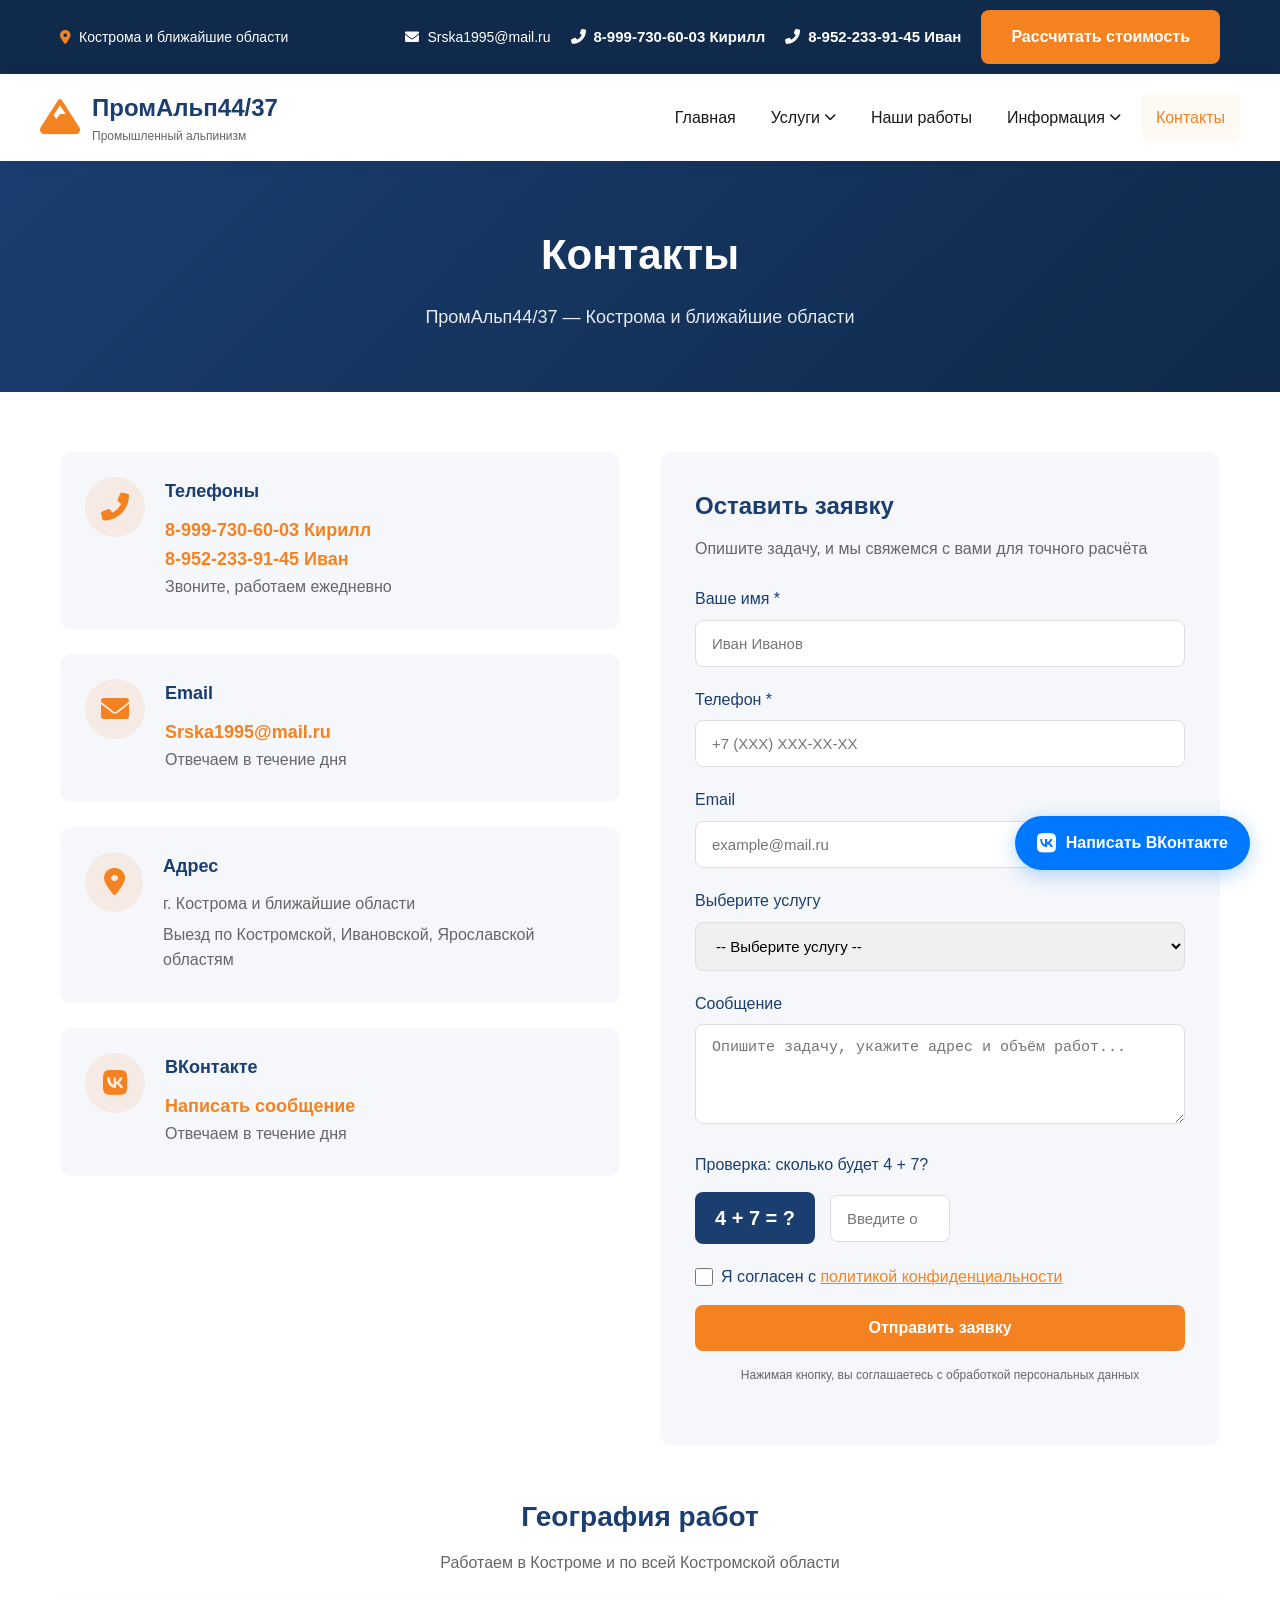
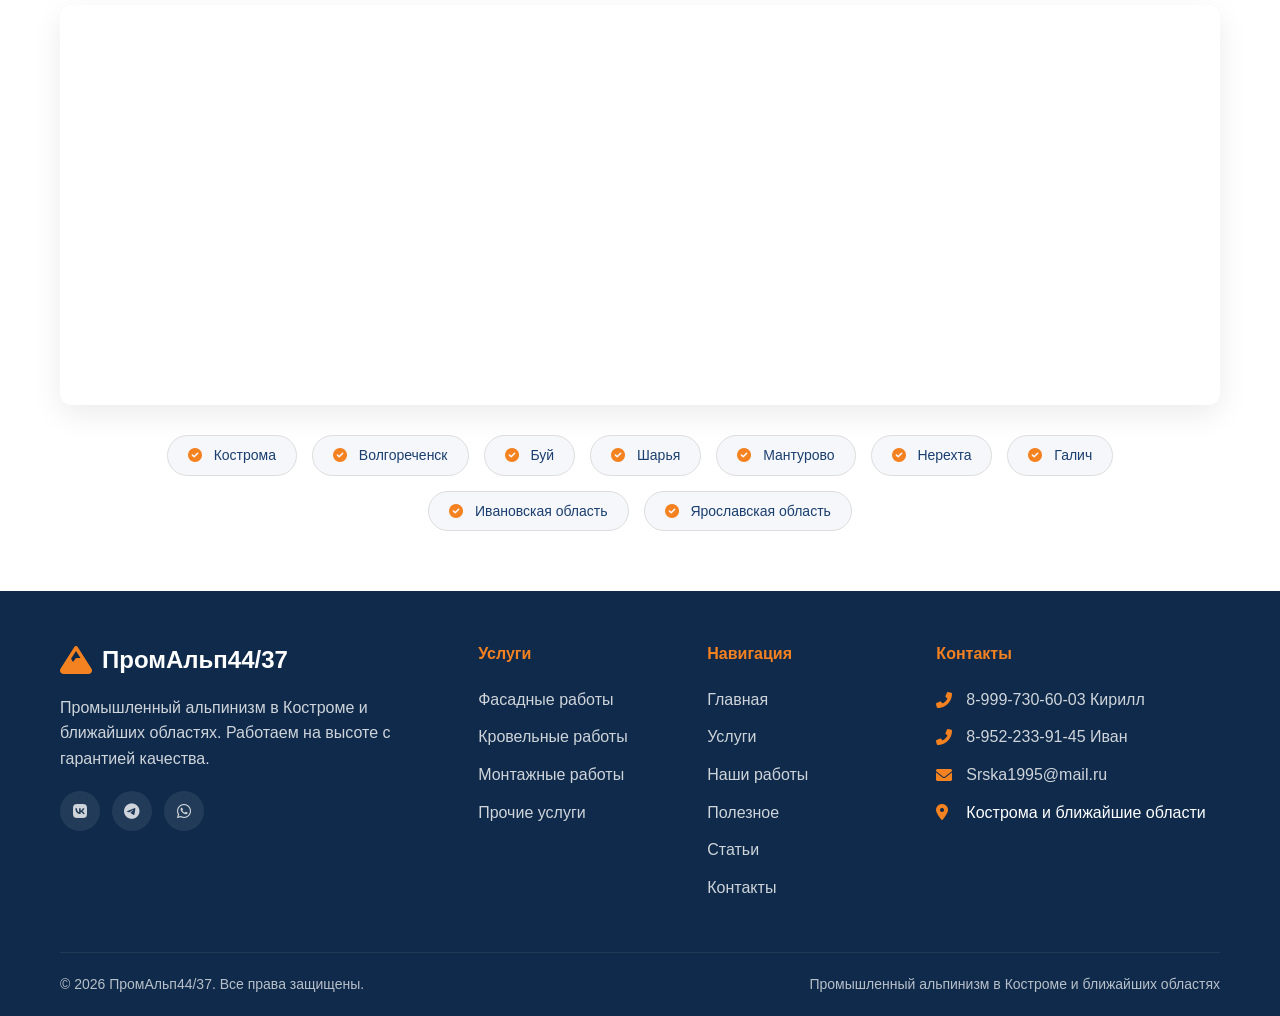
<file: contacts.html>
<!DOCTYPE html>
<html lang="ru">
<head>
    <meta charset="UTF-8">
    <meta name="viewport" content="width=device-width, initial-scale=1.0">
    <title>Контакты — ПромАльп44/37</title>
    <meta name="description" content="Контакты промышленных альпинистов в Костроме. Звоните 8-999-730-60-03, 8-952-233-91-45. Выезд по Костромской, Ивановской, Ярославской областям.">
    <link rel="icon" href="data:image/svg+xml,%3Csvg xmlns='http://www.w3.org/2000/svg' viewBox='0 0 100 100'%3E%3Ctext y='.9em' font-size='85'%3E🏔️%3C/text%3E%3C/svg%3E">
    <link rel="stylesheet" href="style.css">
    <link rel="stylesheet" href="https://cdnjs.cloudflare.com/ajax/libs/font-awesome/6.0.0/css/all.min.css">
    <script src="https://api-maps.yandex.ru/2.1/?apikey=ВАШ_API_КЛЮЧ&lang=ru_RU" type="text/javascript"></script>
    <style>
        .page-header { background: linear-gradient(135deg, var(--primary) 0%, var(--primary-dark) 100%); color: var(--white); padding: 60px 0; text-align: center; }
        .page-header h1 { font-size: 42px; margin-bottom: 15px; }
        .page-header p { font-size: 18px; opacity: 0.9; }
        .contacts-page { padding: 60px 0; background: var(--white); }
        .contacts-grid { display: grid; grid-template-columns: 1fr 1fr; gap: 40px; margin-bottom: 50px; }
        .contact-info { display: flex; flex-direction: column; gap: 25px; }
        .contact-card { display: flex; gap: 20px; padding: 25px; background: var(--light); border-radius: var(--border-radius); transition: transform 0.3s, box-shadow 0.3s; }
        .contact-card:hover { transform: translateY(-3px); box-shadow: var(--shadow); }
        .contact-card__icon { width: 60px; height: 60px; background: rgba(245, 130, 32, 0.1); border-radius: 50%; display: flex; align-items: center; justify-content: center; }
        .contact-card__icon i { font-size: 28px; color: var(--secondary); }
        .contact-card__content h3 { font-size: 18px; color: var(--primary); margin-bottom: 10px; }
        .contact-card__content p { color: var(--gray); margin-bottom: 5px; }
        .contact-card__content a { color: var(--secondary); text-decoration: none; font-weight: 600; font-size: 18px; }
        .contact-card__content a:hover { text-decoration: underline; }
        .contact-form { background: var(--light); padding: 35px; border-radius: var(--border-radius); }
        .contact-form h2 { font-size: 24px; color: var(--primary); margin-bottom: 10px; }
        .contact-form p { color: var(--gray); margin-bottom: 25px; }
        .contact-form .form-group { margin-bottom: 20px; }
        .contact-form label { display: block; margin-bottom: 8px; font-weight: 500; color: var(--primary); }
        .contact-form textarea { resize: vertical; min-height: 100px; }
        .map-section { margin-top: 30px; }
        .map-section h2 { font-size: 28px; color: var(--primary); margin-bottom: 10px; text-align: center; }
        .map-section p { text-align: center; color: var(--gray); margin-bottom: 30px; }
        .map-container { border-radius: var(--border-radius); overflow: hidden; box-shadow: var(--shadow); height: 400px; }
        #yandex-map { width: 100%; height: 100%; }
        .regions-list { display: flex; flex-wrap: wrap; justify-content: center; gap: 15px; margin-top: 30px; }
        .region-tag { background: var(--light); padding: 8px 20px; border-radius: 30px; font-size: 14px; color: var(--primary); border: 1px solid #ddd; }
        .region-tag i { color: var(--secondary); margin-right: 8px; }
        .form-checkbox { display: flex; align-items: center; margin: 15px 0; }
        .form-checkbox input[type="checkbox"] { width: 18px; height: 18px; cursor: pointer; accent-color: var(--secondary); }
        .form-checkbox label { margin-bottom: 0 !important; font-weight: normal !important; cursor: pointer; }
        .captcha-group { display: flex; align-items: center; gap: 15px; margin: 15px 0; }
        .captcha-question { background: var(--primary); color: var(--white); padding: 10px 20px; border-radius: 8px; font-size: 20px; font-weight: 700; min-width: 100px; text-align: center; }
        .captcha-group input { width: 120px; }
        .modal { display: none; position: fixed; top: 0; left: 0; width: 100%; height: 100%; background: rgba(0,0,0,0.7); z-index: 9999; align-items: center; justify-content: center; padding: 20px; }
        .modal.active { display: flex; }
        .modal-content { background: var(--white); border-radius: var(--border-radius); max-width: 700px; width: 100%; max-height: 80vh; overflow-y: auto; box-shadow: 0 20px 40px rgba(0,0,0,0.3); }
        .modal-header { padding: 25px 30px; border-bottom: 1px solid #eee; display: flex; align-items: center; justify-content: space-between; position: sticky; top: 0; background: var(--white); z-index: 10; }
        .modal-header h2 { font-size: 24px; color: var(--primary); margin: 0; }
        .modal-close { width: 40px; height: 40px; border-radius: 50%; background: var(--light); border: none; font-size: 20px; cursor: pointer; display: flex; align-items: center; justify-content: center; color: var(--gray); transition: all 0.3s; }
        .modal-close:hover { background: var(--secondary); color: var(--white); }
        .modal-body { padding: 30px; }
        .modal-body h3 { color: var(--primary); margin: 25px 0 15px; font-size: 18px; }
        .modal-body h3:first-of-type { margin-top: 0; }
        .modal-body p { color: var(--gray); line-height: 1.7; margin-bottom: 15px; font-size: 14px; }
        .modal-body ul { margin: 10px 0 15px 20px; color: var(--gray); }
        .modal-body li { margin-bottom: 5px; }
        @media (max-width: 768px) { .contacts-grid { grid-template-columns: 1fr; } .page-header h1 { font-size: 32px; } .modal-content { max-width: 95%; } .captcha-group { flex-wrap: wrap; } }
    </style>
</head>
<body>
    <div class="top-bar">
        <div class="container top-bar__container">
            <div class="top-bar__left"><span><i class="fas fa-map-marker-alt"></i> Кострома и ближайшие области</span></div>
            <div class="top-bar__right">
                <a href="mailto:Srska1995@mail.ru"><i class="fas fa-envelope"></i> Srska1995@mail.ru</a>
                <div class="top-bar__phones">
                    <a href="tel:+79997306003"><i class="fas fa-phone-alt"></i> 8-999-730-60-03 Кирилл</a>
                    <a href="tel:+79522339145"><i class="fas fa-phone-alt"></i> 8-952-233-91-45 Иван</a>
                </div>
                <a href="contacts.html" class="btn btn-small">Рассчитать стоимость</a>
            </div>
        </div>
    </div>

    <header class="header">
        <div class="container header__container">
            <a href="index.html" class="logo"><i class="fas fa-mountain"></i><div class="logo__text"><span class="logo__title">ПромАльп44/37</span><span class="logo__subtitle">Промышленный альпинизм</span></div></a>
            <nav class="nav">
                <button class="mobile-toggle" id="mobile-toggle"><i class="fas fa-bars"></i></button>
                <ul class="nav-menu" id="nav-menu">
                    <li class="nav-item"><a href="index.html" class="nav-link">Главная</a></li>
                    <li class="nav-item dropdown">
                        <a href="services.html" class="nav-link">Услуги <i class="fas fa-chevron-down"></i></a>
                        <div class="mega-menu mega-menu--services">
                            <div class="container mega-menu__container" style="grid-template-columns: repeat(2, 1fr); max-width: 550px; gap: 20px;">
                                <div class="mega-menu__column">
                                    <h4><i class="fas fa-building"></i> Фасадные работы</h4><ul><li><a href="services.html?tab=facade">Утепление фасада</a></li><li><a href="services.html?tab=facade">Герметизация швов</a></li><li><a href="services.html?tab=facade">Покраска фасада</a></li><li><a href="services.html?tab=facade">Мойка окон</a></li><li><a href="services.html?tab=facade">Мойка фасада</a></li></ul>
                                    <h4 style="margin-top: 20px;"><i class="fas fa-home"></i> Кровельные работы</h4><ul><li><a href="services.html?tab=roof">Чистка снега</a></li><li><a href="services.html?tab=roof">Удаление наледи</a></li><li><a href="services.html?tab=roof">Удаление сосулек</a></li><li><a href="services.html?tab=roof">Монтаж водостоков</a></li><li><a href="services.html?tab=roof">Снегозадержатели</a></li></ul>
                                </div>
                                <div class="mega-menu__column">
                                    <h4><i class="fas fa-tools"></i> Монтажные работы</h4><ul><li><a href="services.html?tab=mount">Монтаж кондиционеров</a></li><li><a href="services.html?tab=mount">Монтаж рекламы</a></li></ul>
                                    <h4 style="margin-top: 20px;"><i class="fas fa-tree"></i> Прочие услуги</h4><ul><li><a href="services.html?tab=other">Демонтажные работы</a></li><li><a href="services.html?tab=other">Спил деревьев</a></li></ul>
                                </div>
                            </div>
                        </div>
                    </li>
                    <li class="nav-item"><a href="portfolio.html" class="nav-link">Наши работы</a></li>
                    <li class="nav-item dropdown">
                        <a href="#" class="nav-link">Информация <i class="fas fa-chevron-down"></i></a>
                        <div class="mega-menu mega-menu--info">
                            <div class="container mega-menu__container" style="grid-template-columns: repeat(2, 1fr); max-width: 500px;">
                                <div class="mega-menu__column"><h4><i class="fas fa-toolbox"></i> Полезное</h4><ul><li><a href="useful.html">Снаряжение</a></li><li><a href="useful.html#calculator">Калькулятор</a></li></ul></div>
                                <div class="mega-menu__column"><h4><i class="fas fa-book-open"></i> Статьи</h4><ul><li><a href="articles.html">Все статьи</a></li><li><a href="articles.html?page=1">Технологии</a></li><li><a href="articles.html?page=2">Безопасность</a></li><li><a href="articles.html?page=3">Советы</a></li></ul></div>
                            </div>
                        </div>
                    </li>
                    <li class="nav-item"><a href="contacts.html" class="nav-link active">Контакты</a></li>
                </ul>
            </nav>
        </div>
    </header>

    <section class="page-header"><div class="container"><h1>Контакты</h1><p>ПромАльп44/37 — Кострома и ближайшие области</p></div></section>

    <section class="contacts-page">
        <div class="container">
            <div class="contacts-grid">
                <div class="contact-info">
                    <div class="contact-card">
                        <div class="contact-card__icon"><i class="fas fa-phone-alt"></i></div>
                        <div class="contact-card__content">
                            <h3>Телефоны</h3>
                            <a href="tel:+79997306003">8-999-730-60-03 Кирилл</a><br>
                            <a href="tel:+79522339145">8-952-233-91-45 Иван</a>
                            <p>Звоните, работаем ежедневно</p>
                        </div>
                    </div>
                    <div class="contact-card"><div class="contact-card__icon"><i class="fas fa-envelope"></i></div><div class="contact-card__content"><h3>Email</h3><a href="mailto:Srska1995@mail.ru">Srska1995@mail.ru</a><p>Отвечаем в течение дня</p></div></div>
                    <div class="contact-card"><div class="contact-card__icon"><i class="fas fa-map-marker-alt"></i></div><div class="contact-card__content"><h3>Адрес</h3><p>г. Кострома и ближайшие области</p><p>Выезд по Костромской, Ивановской, Ярославской областям</p></div></div>
                    <div class="contact-card"><div class="contact-card__icon"><i class="fab fa-vk"></i></div><div class="contact-card__content"><h3>ВКонтакте</h3><a href="https://vk.com/write-12345678" target="_blank">Написать сообщение</a><p>Отвечаем в течение дня</p></div></div>
                </div>
                <div class="contact-form">
                    <h2>Оставить заявку</h2><p>Опишите задачу, и мы свяжемся с вами для точного расчёта</p>
                    <form id="contact-form-page" action="https://api.web3forms.com/submit" method="POST" onsubmit="return validateCaptcha()">
                        <input type="hidden" name="access_key" value="3f8d545c-d4f6-426c-aa5b-d2775e66eeb9">

                        <div class="form-group">
                            <label>Ваше имя *</label>
                            <input type="text" name="name" class="form-control" placeholder="Иван Иванов" required>
                        </div>
                        <div class="form-group">
                            <label>Телефон *</label>
                            <input type="tel" name="phone" class="form-control" placeholder="+7 (XXX) XXX-XX-XX" required>
                        </div>
                        <div class="form-group">
                            <label>Email</label>
                            <input type="email" name="email" class="form-control" placeholder="example@mail.ru">
                        </div>
                        <div class="form-group">
                            <label>Выберите услугу</label>
                            <select name="service" class="form-control" id="service-select-form"></select>
                        </div>
                        <div class="form-group">
                            <label>Сообщение</label>
                            <textarea name="message" class="form-control" placeholder="Опишите задачу, укажите адрес и объём работ..."></textarea>
                        </div>

                        <div class="form-group">
                            <label>Проверка: сколько будет <span id="captcha-num1">0</span> + <span id="captcha-num2">0</span>?</label>
                            <div class="captcha-group">
                                <span class="captcha-question" id="captcha-question">0 + 0 = ?</span>
                                <input type="number" id="captcha-answer" class="form-control" placeholder="Введите ответ" required>
                            </div>
                            <input type="hidden" id="captcha-result" value="0">
                        </div>

                        <div class="form-checkbox">
                            <input type="checkbox" id="privacy-agree" name="privacy-agree" required>
                            <label for="privacy-agree" style="display: inline; margin-left: 8px;">
                                Я согласен с <a href="#" onclick="openPrivacyModal(); return false;" style="color: var(--secondary);">политикой конфиденциальности</a>
                            </label>
                        </div>

                        <button type="submit" class="btn btn-primary btn-block">Отправить заявку</button>
                        <p class="form-note">Нажимая кнопку, вы соглашаетесь с обработкой персональных данных</p>
                    </form>
                </div>
            </div>
            <div class="map-section">
                <h2>География работ</h2><p>Работаем в Костроме и по всей Костромской области</p>
                <div class="map-container"><div id="yandex-map"></div></div>
                <div class="regions-list">
                    <span class="region-tag"><i class="fas fa-check-circle"></i> Кострома</span>
                    <span class="region-tag"><i class="fas fa-check-circle"></i> Волгореченск</span>
                    <span class="region-tag"><i class="fas fa-check-circle"></i> Буй</span>
                    <span class="region-tag"><i class="fas fa-check-circle"></i> Шарья</span>
                    <span class="region-tag"><i class="fas fa-check-circle"></i> Мантурово</span>
                    <span class="region-tag"><i class="fas fa-check-circle"></i> Нерехта</span>
                    <span class="region-tag"><i class="fas fa-check-circle"></i> Галич</span>
                    <span class="region-tag"><i class="fas fa-check-circle"></i> Ивановская область</span>
                    <span class="region-tag"><i class="fas fa-check-circle"></i> Ярославская область</span>
                </div>
            </div>
        </div>
    </section>

    <!-- Модальное окно политики конфиденциальности -->
    <div class="modal" id="privacy-modal">
        <div class="modal-content">
            <div class="modal-header">
                <h2>Политика конфиденциальности</h2>
                <button class="modal-close" onclick="closePrivacyModal()">&times;</button>
            </div>
            <div class="modal-body">
                <h3>1. Общие положения</h3>
                <p>1.1. Настоящая Политика конфиденциальности персональных данных (далее — Политика) разработана в соответствии с требованиями Федерального закона от 27.07.2006 № 152-ФЗ «О персональных данных» и определяет порядок обработки персональных данных и меры по обеспечению безопасности персональных данных, предпринимаемые Индивидуальным предпринимателем <strong>Белов Иван Андреевич</strong> (ИНН <strong>441501715907</strong>, ОГРНИП <strong>324440000014846</strong>), осуществляющим деятельность под коммерческим обозначением «ПромАльп44/37» (далее — Оператор).</p>
                <p>1.2. Оператор ставит своей важнейшей целью и условием осуществления своей деятельности соблюдение прав и свобод человека и гражданина при обработке его персональных данных, в том числе защиты прав на неприкосновенность частной жизни, личную и семейную тайну.</p>
                <p>1.3. Настоящая Политика применяется ко всей информации, которую Оператор может получить о посетителях веб-сайта <strong>https://промальп4437.рф</strong>.</p>

                <h3>2. Основные понятия</h3>
                <p>2.1. Персональные данные — любая информация, относящаяся к прямо или косвенно определенному или определяемому физическому лицу (субъекту персональных данных).</p>
                <p>2.2. Обработка персональных данных — любое действие (операция) или совокупность действий (операций) с персональными данными.</p>
                <p>2.3. Оператор — Индивидуальный предприниматель <strong>Белоа Иван Андреевич</strong> (ИНН <strong>441501715907</strong>, ОГРНИП <strong>324440000014846</strong>), осуществляющий деятельность под коммерческим обозначением «ПромАльп44/37», самостоятельно или совместно с другими лицами организующий обработку персональных данных.</p>

                <h3>3. Какие данные мы собираем</h3>
                <p>3.1. Мы собираем только те персональные данные, которые вы добровольно предоставляете при заполнении формы обратной связи на сайте:</p>
                <ul><li>Имя;</li><li>Номер телефона;</li><li>Адрес электронной почты (при указании);</li><li>Содержание сообщения.</li></ul>
                <p>3.2. Также на сайте происходит сбор и обработка обезличенных данных о посетителях (в т.ч. файлов «cookie») с помощью сервисов интернет-статистики.</p>

                <h3>4. Цели обработки персональных данных</h3>
                <p>4.1. Цель обработки персональных данных Пользователя:</p>
                <ul><li>Обратная связь с Пользователем по поводу оставленной заявки;</li><li>Расчёт стоимости работ и информирование об услугах компании;</li><li>Направление уведомлений, касающихся предоставляемых услуг.</li></ul>

                <h3>5. Правовые основания обработки</h3>
                <p>5.1. Оператор обрабатывает персональные данные Пользователя только в случае их заполнения и/или отправки Пользователем самостоятельно через специальные формы, расположенные на сайте. Заполняя соответствующие формы и/или отправляя свои персональные данные Оператору, Пользователь выражает свое согласие с данной Политикой.</p>

                <h3>6. Порядок сбора, хранения и передачи данных</h3>
                <p>6.1. Безопасность персональных данных, обрабатываемых Оператором, обеспечивается путем реализации правовых, организационных и технических мер, необходимых для выполнения в полном объеме требований действующего законодательства в области защиты персональных данных.</p>
                <p>6.2. Персональные данные Пользователя никогда, ни при каких условиях не будут переданы третьим лицам, за исключением случаев, связанных с исполнением действующего законодательства.</p>
                <p>6.3. Срок обработки персональных данных является неограниченным. Пользователь может в любой момент отозвать свое согласие на обработку персональных данных, направив Оператору уведомление посредством электронной почты на адрес Srska1995@mail.ru с пометкой «Отзыв согласия на обработку персональных данных».</p>

                <h3>7. Права Пользователя</h3>
                <p>7.1. Пользователь имеет право на получение информации, касающейся обработки его персональных данных. Пользователь вправе требовать от Оператора уточнения его персональных данных, их блокирования или уничтожения.</p>

                <h3>8. Заключительные положения</h3>
                <p>8.1. Оператор вправе вносить изменения в настоящую Политику конфиденциальности без согласия Пользователя. Новая редакция Политики вступает в силу с момента ее размещения на Сайте.</p>
                <p>8.2. Действующая редакция Политики находится на странице по адресу: <strong>https://промальп4437.рф/contacts.html</strong>.</p>

                <h3>9. Контакты</h3>
                <p>По всем вопросам, связанным с обработкой персональных данных, вы можете обратиться к Оператору — ИП <strong>Белов Иван Андреевич</strong> (ПромАльп44/37):</p>
                <ul><li>Телефон: 8-999-730-60-03 (Кирилл), 8-952-233-91-45 (Иван)</li><li>Email: Srska1995@mail.ru</li></ul>
            </div>
        </div>
    </div>

    <footer class="footer">
        <div class="container">
            <div class="footer__top">
                <div class="footer__col"><div class="footer__logo"><i class="fas fa-mountain"></i><span>ПромАльп44/37</span></div><p>Промышленный альпинизм в Костроме и ближайших областях. Работаем на высоте с гарантией качества.</p><div class="footer__social"><a href="#"><i class="fab fa-vk"></i></a><a href="#"><i class="fab fa-telegram"></i></a><a href="#"><i class="fab fa-whatsapp"></i></a></div></div>
                <div class="footer__col"><h4>Услуги</h4><ul><li><a href="services.html?tab=facade">Фасадные работы</a></li><li><a href="services.html?tab=roof">Кровельные работы</a></li><li><a href="services.html?tab=mount">Монтажные работы</a></li><li><a href="services.html?tab=other">Прочие услуги</a></li></ul></div>
                <div class="footer__col"><h4>Навигация</h4><ul><li><a href="index.html">Главная</a></li><li><a href="services.html">Услуги</a></li><li><a href="portfolio.html">Наши работы</a></li><li><a href="useful.html">Полезное</a></li><li><a href="articles.html">Статьи</a></li><li><a href="contacts.html">Контакты</a></li></ul></div>
                <div class="footer__col">
                    <h4>Контакты</h4>
                    <ul class="footer__contacts">
                        <li><i class="fas fa-phone-alt"></i> <a href="tel:+79997306003">8-999-730-60-03 Кирилл</a></li>
                        <li><i class="fas fa-phone-alt"></i> <a href="tel:+79522339145">8-952-233-91-45 Иван</a></li>
                        <li><i class="fas fa-envelope"></i> <a href="mailto:Srska1995@mail.ru">Srska1995@mail.ru</a></li>
                        <li><i class="fas fa-map-marker-alt"></i> Кострома и ближайшие области</li>
                    </ul>
                </div>
            </div>
            <div class="footer__bottom"><p>© 2026 ПромАльп44/37. Все права защищены.</p><p>Промышленный альпинизм в Костроме и ближайших областях</p></div>
        </div>
    </footer>

    <a href="https://vk.com/write-12345678" class="vk-button" target="_blank"><i class="fab fa-vk"></i><span>Написать ВКонтакте</span></a>
    <script src="script.js"></script>
    <script>
        let captchaResult = 0;
        function generateCaptcha() {
            const num1 = Math.floor(Math.random() * 10) + 1;
            const num2 = Math.floor(Math.random() * 10) + 1;
            captchaResult = num1 + num2;
            document.getElementById('captcha-num1').textContent = num1;
            document.getElementById('captcha-num2').textContent = num2;
            document.getElementById('captcha-question').textContent = num1 + ' + ' + num2 + ' = ?';
            document.getElementById('captcha-result').value = captchaResult;
        }
        function validateCaptcha() {
            const answer = parseInt(document.getElementById('captcha-answer').value);
            if (answer !== captchaResult) {
                alert('❌ Неверный ответ. Попробуйте ещё раз.');
                generateCaptcha();
                document.getElementById('captcha-answer').value = '';
                return false;
            }
            return true;
        }
        window.addEventListener('DOMContentLoaded', generateCaptcha);

        ymaps.ready(function () {
            var myMap = new ymaps.Map('yandex-map', { center: [57.7679, 40.9269], zoom: 9, controls: ['zoomControl', 'fullscreenControl'] });
            var myPlacemark = new ymaps.Placemark([57.7679, 40.9269], { hintContent: 'ПромАльп44/37', balloonContent: 'Промышленный альпинизм в Костроме и ближайших областях<br>8-999-730-60-03, 8-952-233-91-45' }, { iconLayout: 'default#image', iconImageHref: 'https://cdn.jsdelivr.net/npm/emoji-datasource-apple@14.0.0/img/apple/64/1f3d4.png', iconImageSize: [40, 40], iconImageOffset: [-20, -40] });
            myMap.geoObjects.add(myPlacemark);
        });

        function openPrivacyModal() { document.getElementById('privacy-modal').classList.add('active'); }
        function closePrivacyModal() { document.getElementById('privacy-modal').classList.remove('active'); }
        document.getElementById('privacy-modal').addEventListener('click', function(e) { if (e.target === this) closePrivacyModal(); });
        document.addEventListener('keydown', function(e) { if (e.key === 'Escape') closePrivacyModal(); });
    </script>
</body>
</html>
</file>
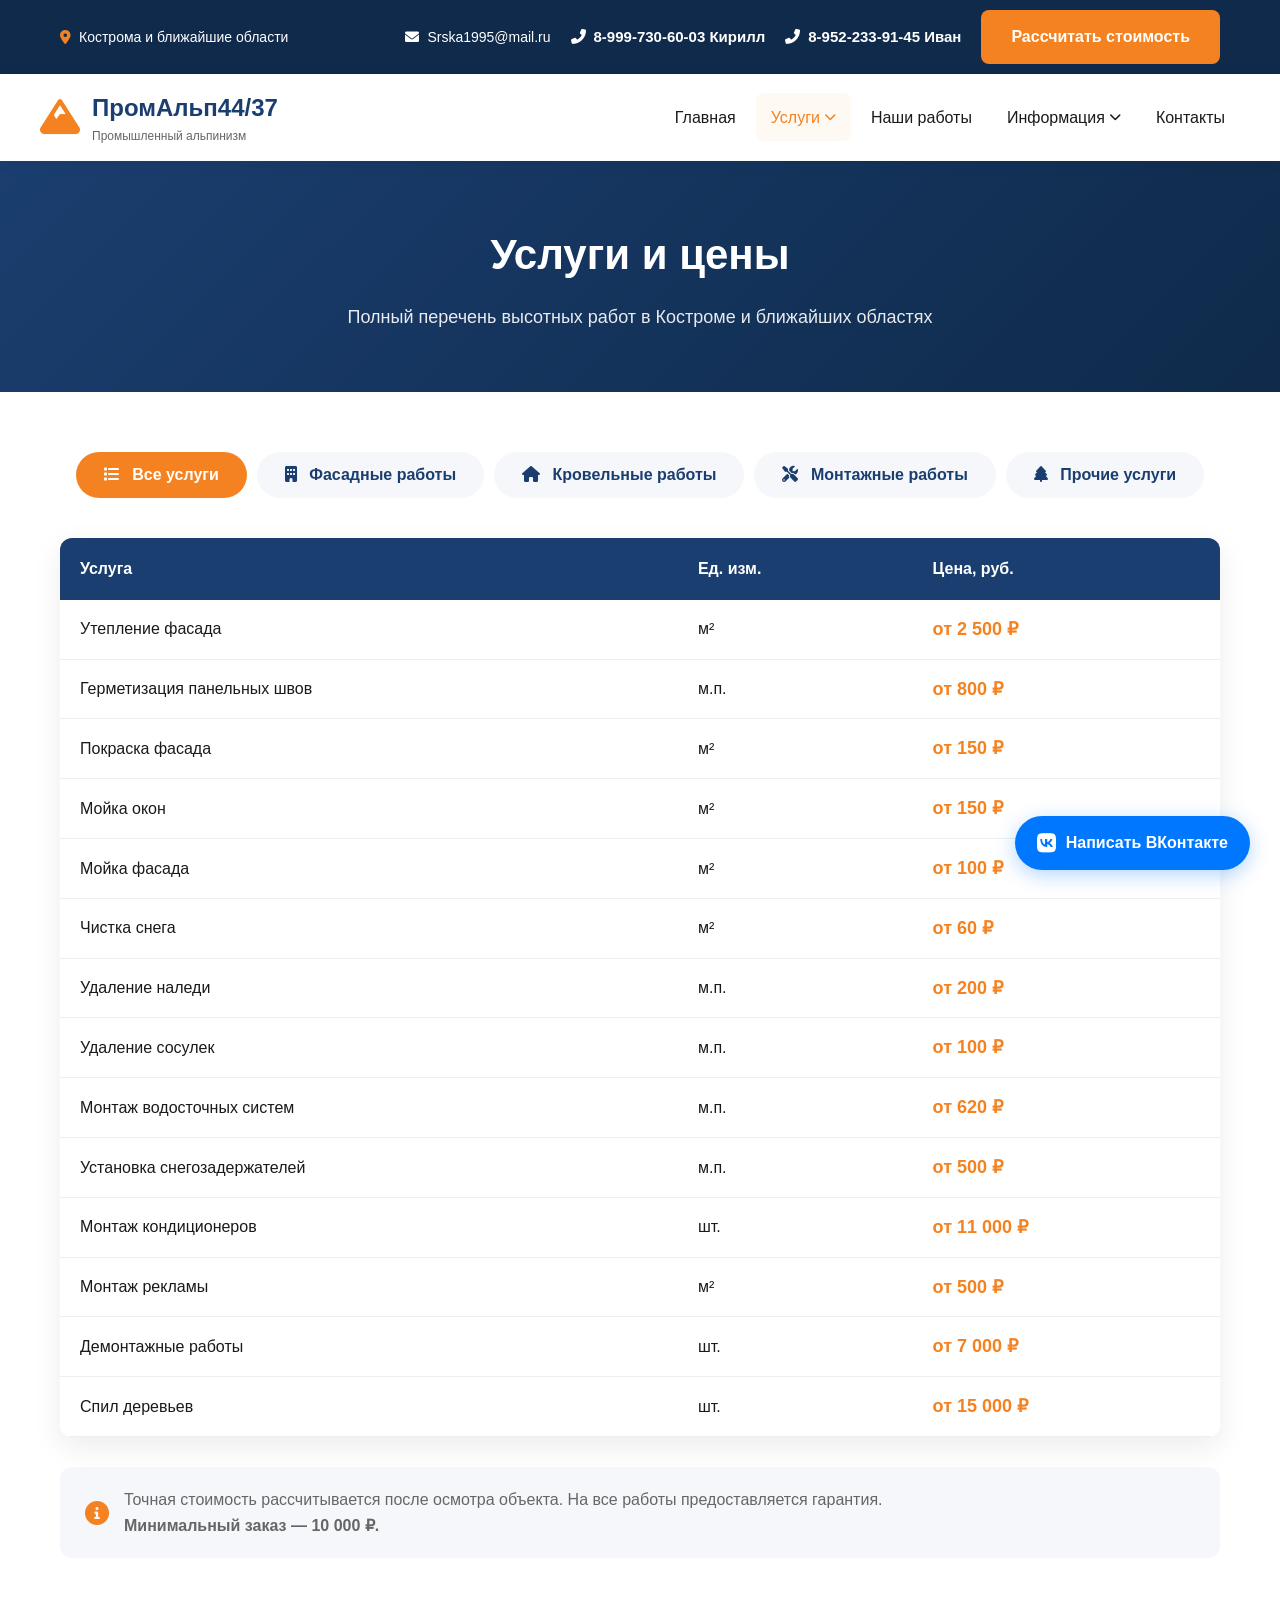
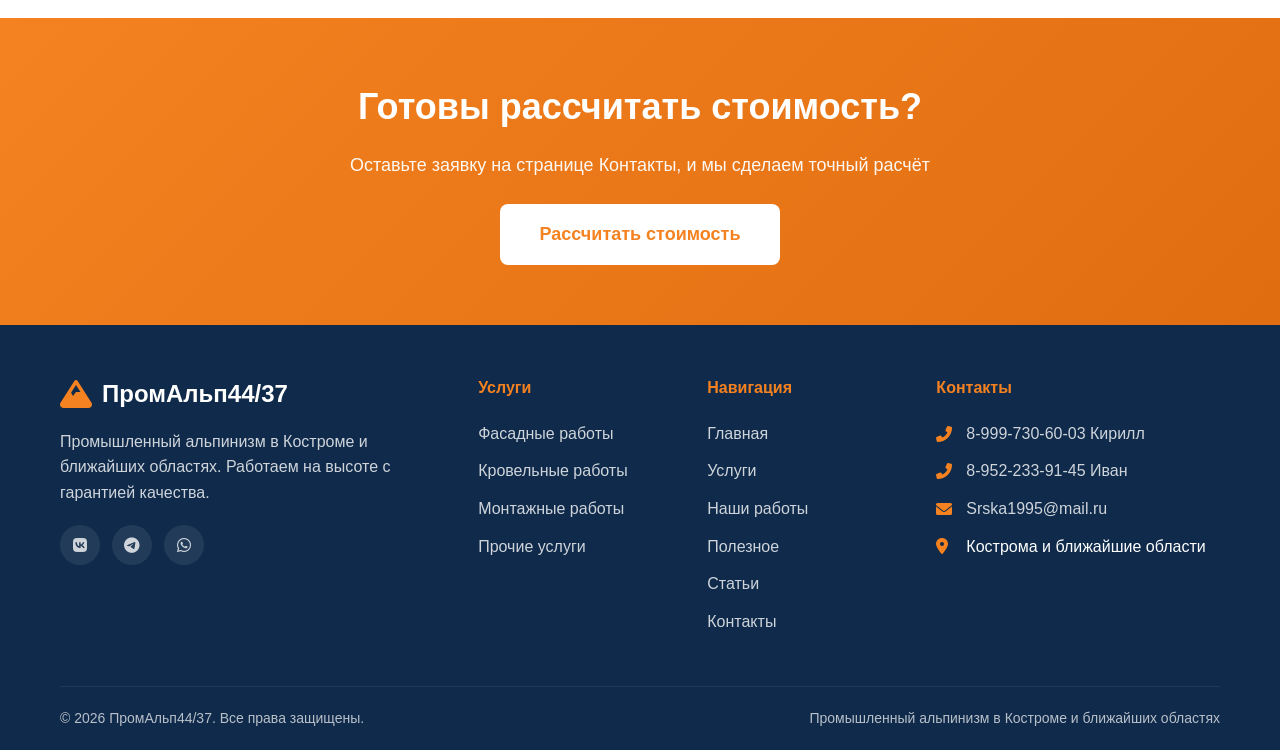
<file: services.html>
<!DOCTYPE html>
<html lang="ru">
<head>
    <meta charset="UTF-8">
    <meta name="viewport" content="width=device-width, initial-scale=1.0">
    <title>Услуги и цены — ПромАльп44/37</title>
    <meta name="description" content="Полный перечень высотных работ в Костроме. Цены на утепление фасада, герметизацию швов, мойку окон, чистку кровли. Звоните 8-999-730-60-03, 8-952-233-91-45!">
    <link rel="icon" href="data:image/svg+xml,%3Csvg xmlns='http://www.w3.org/2000/svg' viewBox='0 0 100 100'%3E%3Ctext y='.9em' font-size='85'%3E🏔️%3C/text%3E%3C/svg%3E">
    <link rel="stylesheet" href="style.css">
    <link rel="stylesheet" href="https://cdnjs.cloudflare.com/ajax/libs/font-awesome/6.0.0/css/all.min.css">
    <style>
        .page-header { background: linear-gradient(135deg, var(--primary) 0%, var(--primary-dark) 100%); color: var(--white); padding: 60px 0; text-align: center; }
        .page-header h1 { font-size: 42px; margin-bottom: 15px; }
        .page-header p { font-size: 18px; opacity: 0.9; }
        .services-content { padding: 60px 0; background: var(--white); }
        .services-tabs { display: flex; justify-content: center; gap: 10px; margin-bottom: 40px; flex-wrap: wrap; }
        .service-tab-btn { padding: 14px 28px; background: var(--light); border: none; border-radius: 40px; font-size: 16px; font-weight: 600; color: var(--primary); cursor: pointer; transition: all 0.3s; }
        .service-tab-btn i { margin-right: 8px; }
        .service-tab-btn:hover, .service-tab-btn.active { background: var(--secondary); color: var(--white); }
        .services-table-wrapper { overflow-x: auto; border-radius: var(--border-radius); box-shadow: var(--shadow); margin-bottom: 30px; }
        .services-table { width: 100%; border-collapse: collapse; background: var(--white); }
        .services-table th { background: var(--primary); color: var(--white); padding: 18px 20px; text-align: left; font-size: 16px; }
        .services-table td { padding: 15px 20px; border-bottom: 1px solid #eee; }
        .services-table tr:hover { background: var(--light); }
        .services-table td:last-child { font-weight: 700; color: var(--secondary); font-size: 18px; }
        .services-note { background: var(--light); padding: 20px 25px; border-radius: var(--border-radius); display: flex; align-items: center; gap: 15px; color: var(--gray); }
        .services-note i { font-size: 24px; color: var(--secondary); }
        .cta-section { padding: 60px 0; background: linear-gradient(135deg, var(--secondary) 0%, var(--secondary-dark) 100%); color: var(--white); text-align: center; }
        .cta-section h2 { font-size: 36px; margin-bottom: 15px; }
        .cta-section p { font-size: 18px; margin-bottom: 25px; opacity: 0.95; }
        .cta-section .btn-white { background: var(--white); color: var(--secondary); padding: 16px 40px; font-size: 18px; }
        .cta-section .btn-white:hover { background: var(--primary); color: var(--white); }
        @media (max-width: 768px) { .page-header h1 { font-size: 32px; } .service-tab-btn { padding: 10px 18px; font-size: 14px; } .cta-section h2 { font-size: 28px; } }
    </style>
</head>
<body>
    <div class="top-bar">
        <div class="container top-bar__container">
            <div class="top-bar__left"><span><i class="fas fa-map-marker-alt"></i> Кострома и ближайшие области</span></div>
            <div class="top-bar__right">
                <a href="mailto:Srska1995@mail.ru"><i class="fas fa-envelope"></i> Srska1995@mail.ru</a>
                <div class="top-bar__phones">
                    <a href="tel:+79997306003"><i class="fas fa-phone-alt"></i> 8-999-730-60-03 Кирилл</a>
                    <a href="tel:+79522339145"><i class="fas fa-phone-alt"></i> 8-952-233-91-45 Иван</a>
                </div>
                <a href="contacts.html" class="btn btn-small">Рассчитать стоимость</a>
            </div>
        </div>
    </div>

    <header class="header">
        <div class="container header__container">
            <a href="index.html" class="logo"><i class="fas fa-mountain"></i><div class="logo__text"><span class="logo__title">ПромАльп44/37</span><span class="logo__subtitle">Промышленный альпинизм</span></div></a>
            <nav class="nav">
                <button class="mobile-toggle" id="mobile-toggle"><i class="fas fa-bars"></i></button>
                <ul class="nav-menu" id="nav-menu">
                    <li class="nav-item"><a href="index.html" class="nav-link">Главная</a></li>
                    <li class="nav-item dropdown">
                        <a href="services.html" class="nav-link active">Услуги <i class="fas fa-chevron-down"></i></a>
                        <div class="mega-menu mega-menu--services">
                            <div class="container mega-menu__container" style="grid-template-columns: repeat(2, 1fr); max-width: 550px; gap: 20px;">
                                <div class="mega-menu__column">
                                    <h4><i class="fas fa-building"></i> Фасадные работы</h4><ul><li><a href="services.html?tab=facade">Утепление фасада</a></li><li><a href="services.html?tab=facade">Герметизация швов</a></li><li><a href="services.html?tab=facade">Покраска фасада</a></li><li><a href="services.html?tab=facade">Мойка окон</a></li><li><a href="services.html?tab=facade">Мойка фасада</a></li></ul>
                                    <h4 style="margin-top: 20px;"><i class="fas fa-home"></i> Кровельные работы</h4><ul><li><a href="services.html?tab=roof">Чистка снега</a></li><li><a href="services.html?tab=roof">Удаление наледи</a></li><li><a href="services.html?tab=roof">Удаление сосулек</a></li><li><a href="services.html?tab=roof">Монтаж водостоков</a></li><li><a href="services.html?tab=roof">Снегозадержатели</a></li></ul>
                                </div>
                                <div class="mega-menu__column">
                                    <h4><i class="fas fa-tools"></i> Монтажные работы</h4><ul><li><a href="services.html?tab=mount">Монтаж кондиционеров</a></li><li><a href="services.html?tab=mount">Монтаж рекламы</a></li></ul>
                                    <h4 style="margin-top: 20px;"><i class="fas fa-tree"></i> Прочие услуги</h4><ul><li><a href="services.html?tab=other">Демонтажные работы</a></li><li><a href="services.html?tab=other">Спил деревьев</a></li></ul>
                                </div>
                            </div>
                        </div>
                    </li>
                    <li class="nav-item"><a href="portfolio.html" class="nav-link">Наши работы</a></li>
                    <li class="nav-item dropdown">
                        <a href="#" class="nav-link">Информация <i class="fas fa-chevron-down"></i></a>
                        <div class="mega-menu mega-menu--info">
                            <div class="container mega-menu__container" style="grid-template-columns: repeat(2, 1fr); max-width: 500px;">
                                <div class="mega-menu__column"><h4><i class="fas fa-toolbox"></i> Полезное</h4><ul><li><a href="useful.html">Снаряжение</a></li><li><a href="useful.html#calculator">Калькулятор</a></li></ul></div>
                                <div class="mega-menu__column"><h4><i class="fas fa-book-open"></i> Статьи</h4><ul><li><a href="articles.html">Все статьи</a></li><li><a href="articles.html?page=1">Технологии</a></li><li><a href="articles.html?page=2">Безопасность</a></li><li><a href="articles.html?page=3">Советы</a></li></ul></div>
                            </div>
                        </div>
                    </li>
                    <li class="nav-item"><a href="contacts.html" class="nav-link">Контакты</a></li>
                </ul>
            </nav>
        </div>
    </header>

    <section class="page-header"><div class="container"><h1>Услуги и цены</h1><p>Полный перечень высотных работ в Костроме и ближайших областях</p></div></section>

    <section class="services-content">
        <div class="container">
            <div class="services-tabs">
                <button class="service-tab-btn active" data-tab="all"><i class="fas fa-list"></i> Все услуги</button>
                <button class="service-tab-btn" data-tab="facade"><i class="fas fa-building"></i> Фасадные работы</button>
                <button class="service-tab-btn" data-tab="roof"><i class="fas fa-home"></i> Кровельные работы</button>
                <button class="service-tab-btn" data-tab="mount"><i class="fas fa-tools"></i> Монтажные работы</button>
                <button class="service-tab-btn" data-tab="other"><i class="fas fa-tree"></i> Прочие услуги</button>
            </div>
            <div class="services-table-wrapper"><table class="services-table"><thead><tr><th>Услуга</th><th>Ед. изм.</th><th>Цена, руб.</th></tr></thead><tbody id="services-tbody"></tbody></table></div>
            <div class="services-note"><i class="fas fa-info-circle"></i><p>Точная стоимость рассчитывается после осмотра объекта. На все работы предоставляется гарантия.<br><strong>Минимальный заказ — 10 000 ₽.</strong></p></div>
        </div>
    </section>

    <!-- Кнопка "Рассчитать стоимость" -->
    <section class="cta-section">
        <div class="container">
            <h2>Готовы рассчитать стоимость?</h2>
            <p>Оставьте заявку на странице Контакты, и мы сделаем точный расчёт</p>
            <a href="contacts.html" class="btn btn-white">Рассчитать стоимость</a>
        </div>
    </section>

    <footer class="footer">
        <div class="container">
            <div class="footer__top">
                <div class="footer__col"><div class="footer__logo"><i class="fas fa-mountain"></i><span>ПромАльп44/37</span></div><p>Промышленный альпинизм в Костроме и ближайших областях. Работаем на высоте с гарантией качества.</p><div class="footer__social"><a href="#"><i class="fab fa-vk"></i></a><a href="#"><i class="fab fa-telegram"></i></a><a href="#"><i class="fab fa-whatsapp"></i></a></div></div>
                <div class="footer__col"><h4>Услуги</h4><ul><li><a href="services.html?tab=facade">Фасадные работы</a></li><li><a href="services.html?tab=roof">Кровельные работы</a></li><li><a href="services.html?tab=mount">Монтажные работы</a></li><li><a href="services.html?tab=other">Прочие услуги</a></li></ul></div>
                <div class="footer__col"><h4>Навигация</h4><ul><li><a href="index.html">Главная</a></li><li><a href="services.html">Услуги</a></li><li><a href="portfolio.html">Наши работы</a></li><li><a href="useful.html">Полезное</a></li><li><a href="articles.html">Статьи</a></li><li><a href="contacts.html">Контакты</a></li></ul></div>
                <div class="footer__col">
                    <h4>Контакты</h4>
                    <ul class="footer__contacts">
                        <li><i class="fas fa-phone-alt"></i> <a href="tel:+79997306003">8-999-730-60-03 Кирилл</a></li>
                        <li><i class="fas fa-phone-alt"></i> <a href="tel:+79522339145">8-952-233-91-45 Иван</a></li>
                        <li><i class="fas fa-envelope"></i> <a href="mailto:Srska1995@mail.ru">Srska1995@mail.ru</a></li>
                        <li><i class="fas fa-map-marker-alt"></i> Кострома и ближайшие области</li>
                    </ul>
                </div>
            </div>
            <div class="footer__bottom"><p>© 2026 ПромАльп44/37. Все права защищены.</p><p>Промышленный альпинизм в Костроме и ближайших областях</p></div>
        </div>
    </footer>

    <a href="https://vk.com/write-12345678" class="vk-button" target="_blank"><i class="fab fa-vk"></i><span>Написать ВКонтакте</span></a>
    <script src="script.js"></script>
</body>
</html>
</file>
<file: style.css>
* { margin: 0; padding: 0; box-sizing: border-box; }

:root {
    --primary: #1a3e6f;
    --primary-dark: #0f2a4a;
    --secondary: #f58220;
    --secondary-dark: #e06d10;
    --dark: #1a1a1a;
    --light: #f5f7fa;
    --gray: #666;
    --white: #fff;
    --vk: #0077ff;
    --shadow: 0 10px 30px rgba(0,0,0,0.08);
    --border-radius: 12px;
}

html, body {
    overflow-x: hidden !important;
    width: 100%;
    max-width: 100%;
}

body {
    font-family: 'Segoe UI', Tahoma, Geneva, Verdana, sans-serif;
    line-height: 1.6;
    color: var(--dark);
    background: var(--white);
}

.container {
    max-width: 1200px;
    margin: 0 auto;
    padding: 0 20px;
}

/* Убираем все маркеры списков */
ul, ol {
    list-style: none !important;
    padding-left: 0 !important;
    margin-left: 0 !important;
}

/* ========== ВЕРХНЯЯ ПАНЕЛЬ ========== */
.top-bar {
    background: var(--primary-dark);
    color: var(--white);
    padding: 10px 0;
    font-size: 14px;
}

.top-bar__container {
    display: flex;
    justify-content: space-between;
    align-items: center;
    flex-wrap: wrap;
    gap: 15px;
}

.top-bar__left {
    display: flex;
    gap: 25px;
}

.top-bar__left span {
    display: flex;
    align-items: center;
    gap: 8px;
}

.top-bar__left i {
    color: var(--secondary);
}

.top-bar__right {
    display: flex;
    align-items: center;
    gap: 20px;
}

.top-bar__right a {
    color: var(--white);
    text-decoration: none;
    display: flex;
    align-items: center;
    gap: 8px;
    transition: color 0.3s;
}

.top-bar__right a:hover {
    color: var(--secondary);
}

.top-bar__phone {
    font-weight: 700;
    font-size: 16px;
}

.btn-small {
    background: var(--secondary);
    color: var(--white);
    padding: 8px 16px;
    border-radius: 6px;
    font-size: 13px;
    border: none;
    cursor: pointer;
    font-weight: 600;
    transition: background 0.3s;
}

.btn-small:hover {
    background: var(--secondary-dark);
}

/* ========== ШАПКА И МЕНЮ ========== */
.header {
    background: var(--white);
    box-shadow: 0 2px 15px rgba(0,0,0,0.05);
    position: sticky;
    top: 0;
    z-index: 999;
}

.header__container {
    display: flex;
    justify-content: space-between;
    align-items: center;
    padding: 15px 0;
    flex-wrap: wrap;
    gap: 15px;
}

.logo {
    display: flex;
    align-items: center;
    gap: 12px;
    text-decoration: none;
}

.logo i {
    font-size: 40px;
    color: var(--secondary);
}

.logo__text {
    display: flex;
    flex-direction: column;
}

.logo__title {
    font-size: 24px;
    font-weight: 700;
    color: var(--primary);
}

.logo__subtitle {
    font-size: 12px;
    color: var(--gray);
}

.nav {
    display: flex;
    align-items: center;
}

.nav-menu {
    display: flex;
    flex-wrap: wrap;
    justify-content: center;
    list-style: none !important;
    gap: 5px;
    margin: 0;
    padding: 0;
}

.nav-menu li {
    list-style: none !important;
}

.nav-item {
    position: relative;
    list-style: none !important;
}

.nav-link {
    display: flex;
    align-items: center;
    height: 48px;
    padding: 0 15px;
    color: var(--dark);
    text-decoration: none;
    font-weight: 500;
    transition: color 0.3s;
    border-radius: 8px;
    white-space: nowrap;
}

.nav-link:hover,
.nav-link.active {
    color: var(--secondary);
    background: rgba(245, 130, 32, 0.05);
}

.nav-link i {
    font-size: 12px;
    margin-left: 5px;
}

/* Мега-меню */
.mega-menu {
    position: absolute;
    top: 100%;
    left: 0;
    width: auto !important;
    min-width: 500px !important;
    max-width: 850px !important;
    background: var(--white);
    box-shadow: 0 20px 40px rgba(0,0,0,0.15);
    border-radius: 0 0 16px 16px;
    opacity: 0;
    visibility: hidden;
    transform: translateY(-10px);
    transition: all 0.3s;
    z-index: 998;
}

.nav-item.dropdown:hover .mega-menu {
    opacity: 1;
    visibility: visible;
    transform: translateY(0);
}

.mega-menu__container {
    display: grid;
    grid-template-columns: repeat(4, 1fr);
    gap: 20px !important;
    padding: 25px 20px !important;
}

.mega-menu__column h4 {
    color: var(--primary);
    margin-bottom: 15px;
    font-size: 16px;
    border-bottom: 2px solid var(--secondary);
    padding-bottom: 8px;
    display: inline-block;
}

.mega-menu__column ul {
    list-style: none !important;
    padding-left: 0 !important;
    margin-left: 0 !important;
}

.mega-menu__column li {
    margin-bottom: 10px;
    list-style: none !important;
}

.mega-menu__column a {
    color: var(--gray);
    text-decoration: none;
    font-size: 14px;
    transition: color 0.3s;
}

.mega-menu__column a:hover {
    color: var(--secondary);
}

.nav-item.dropdown:first-of-type .mega-menu {
    left: 0 !important;
    right: auto !important;
}

.nav-item.dropdown:last-of-type .mega-menu {
    left: auto !important;
    right: 0 !important;
    min-width: 400px !important;
    max-width: 500px !important;
}

.mobile-toggle {
    display: none;
}

/* ========== СЛАЙДЕР ========== */
.hero--slider {
    position: relative;
    height: 550px;
    overflow: hidden;
}

.hero-slider {
    position: relative;
    height: 100%;
}

.slide {
    position: absolute;
    top: 0;
    left: 0;
    width: 100%;
    height: 100%;
    opacity: 0;
    visibility: hidden;
    transition: opacity 0.8s, visibility 0.8s;
}

.slide.active {
    opacity: 1;
    visibility: visible;
}

.slide__bg {
    position: absolute;
    top: 0;
    left: 0;
    width: 100%;
    height: 100%;
    background-size: cover;
    background-position: center;
}

.slide__bg::after {
    content: '';
    position: absolute;
    top: 0;
    left: 0;
    width: 100%;
    height: 100%;
    background: linear-gradient(90deg, rgba(26,62,111,0.85) 0%, rgba(26,62,111,0.4) 100%);
}

.slide__content {
    position: relative;
    height: 100%;
    display: flex;
    flex-direction: column;
    justify-content: center;
    color: var(--white);
    z-index: 2;
}

.slide__title {
    font-size: 48px;
    font-weight: 800;
    line-height: 1.2;
    margin-bottom: 20px;
    max-width: 700px;
}

.slide__subtitle {
    font-size: 20px;
    margin-bottom: 30px;
    opacity: 0.95;
}

.slide__buttons {
    display: flex;
    gap: 15px;
}

.btn-outline-white {
    background: transparent;
    color: var(--white);
    border: 2px solid var(--white);
}

.btn-outline-white:hover {
    background: var(--white);
    color: var(--primary);
}

.slider-arrow {
    position: absolute;
    top: 50%;
    transform: translateY(-50%);
    width: 50px;
    height: 50px;
    background: rgba(255,255,255,0.2);
    border: none;
    border-radius: 50%;
    color: var(--white);
    font-size: 20px;
    cursor: pointer;
    backdrop-filter: blur(5px);
    transition: background 0.3s;
    z-index: 10;
}

.slider-arrow:hover {
    background: var(--secondary);
}

.slider-arrow--prev { left: 30px; }
.slider-arrow--next { right: 30px; }

.slider-dots-container {
    position: absolute;
    bottom: 25px;
    left: 50%;
    transform: translateX(-50%);
    display: flex;
    gap: 10px;
    z-index: 10;
}

.slider-dot {
    width: 12px;
    height: 12px;
    border-radius: 50%;
    background: rgba(255,255,255,0.4);
    border: none;
    cursor: pointer;
    transition: all 0.3s;
}

.slider-dot.active {
    background: var(--secondary);
    width: 30px;
    border-radius: 10px;
}

/* ========== СТАТИСТИКА ========== */
.stats {
    padding: 50px 0;
    background: var(--white);
}

.stats__grid {
    display: grid;
    grid-template-columns: repeat(4, 1fr);
    gap: 30px;
    text-align: center;
}

.stat-item__number {
    font-size: 48px;
    font-weight: 800;
    color: var(--secondary);
    line-height: 1.2;
}

.stat-item__number i {
    color: var(--secondary);
}

.stat-item__label {
    font-size: 16px;
    color: var(--gray);
}

/* ========== ПЛИТКИ УСЛУГ ========== */
.services-tiles {
    padding: 80px 0;
    background: var(--light);
}

.section-title {
    font-size: 36px;
    font-weight: 700;
    text-align: center;
    color: var(--primary);
    margin-bottom: 15px;
}

.section-title--left {
    text-align: left;
}

.section-subtitle {
    text-align: center;
    color: var(--gray);
    margin-bottom: 50px;
    font-size: 18px;
}

.services-tiles__grid {
    display: grid;
    grid-template-columns: repeat(4, 1fr);
    gap: 25px;
}

.service-tile {
    background: var(--white);
    border-radius: var(--border-radius);
    overflow: hidden;
    box-shadow: var(--shadow);
    transition: transform 0.3s, box-shadow 0.3s;
}

.service-tile:hover {
    transform: translateY(-5px);
    box-shadow: 0 15px 40px rgba(0,0,0,0.12);
}

.service-tile__img {
    height: 180px;
    overflow: hidden;
}

.service-tile__img img {
    width: 100%;
    height: 100%;
    object-fit: cover;
    transition: transform 0.5s;
}

.service-tile:hover .service-tile__img img {
    transform: scale(1.05);
}

.service-tile__content {
    padding: 25px 20px;
}

.service-tile__content i {
    font-size: 32px;
    color: var(--secondary);
    margin-bottom: 15px;
}

.service-tile__content h3 {
    font-size: 18px;
    margin-bottom: 10px;
    color: var(--primary);
}

.service-tile__content p {
    color: var(--gray);
    font-size: 14px;
    margin-bottom: 15px;
}

.service-tile__link {
    color: var(--secondary);
    text-decoration: none;
    font-weight: 600;
    display: flex;
    align-items: center;
    gap: 8px;
}

.service-tile__link i {
    font-size: 14px;
    margin: 0;
    transition: transform 0.3s;
}

.service-tile__link:hover i {
    transform: translateX(5px);
}

/* ========== ПРЕИМУЩЕСТВА ========== */
.advantages {
    padding: 80px 0;
    background: var(--white);
}

.advantages__grid {
    display: grid;
    grid-template-columns: 1.2fr 1fr;
    gap: 50px;
    align-items: center;
}

.advantages__subtitle {
    font-size: 16px;
    color: var(--gray);
    margin-bottom: 30px;
}

.advantages__list {
    display: flex;
    flex-direction: column;
    gap: 20px;
}

.advantage-item {
    display: flex;
    gap: 15px;
}

.advantage-item i {
    font-size: 24px;
    color: var(--secondary);
    min-width: 40px;
}

.advantage-item h4 {
    font-size: 18px;
    color: var(--primary);
    margin-bottom: 5px;
}

.advantage-item p {
    color: var(--gray);
    font-size: 14px;
}

.advantages__image img {
    width: 100%;
    border-radius: var(--border-radius);
    box-shadow: var(--shadow);
}

/* ========== ПОРЯДОК РАБОТЫ ========== */
.workflow {
    padding: 80px 0;
    background: var(--light);
}

.workflow__steps {
    display: grid;
    grid-template-columns: repeat(5, 1fr);
    gap: 20px;
}

.step {
    text-align: center;
    padding: 30px 15px;
    background: var(--white);
    border-radius: var(--border-radius);
    box-shadow: var(--shadow);
    position: relative;
}

.step__number {
    position: absolute;
    top: -15px;
    left: 50%;
    transform: translateX(-50%);
    width: 30px;
    height: 30px;
    background: var(--secondary);
    color: var(--white);
    border-radius: 50%;
    display: flex;
    align-items: center;
    justify-content: center;
    font-weight: 700;
    font-size: 14px;
}

.step__icon {
    font-size: 36px;
    color: var(--secondary);
    margin: 15px 0;
}

.step h4 {
    font-size: 16px;
    margin-bottom: 10px;
    color: var(--primary);
}

.step p {
    font-size: 13px;
    color: var(--gray);
}

/* ========== КАЛЬКУЛЯТОР ========== */
.calculator-section {
    padding: 80px 0;
    background: linear-gradient(135deg, var(--primary) 0%, var(--primary-dark) 100%);
}

.calculator-box {
    display: grid;
    grid-template-columns: 1fr 1fr;
    gap: 40px;
    background: var(--white);
    border-radius: 20px;
    overflow: hidden;
    box-shadow: 0 20px 40px rgba(0,0,0,0.2);
}

.calculator-box__content {
    padding: 40px;
}

.calculator-box__content h2 {
    font-size: 28px;
    color: var(--primary);
    margin-bottom: 10px;
}

.calculator-box__content p {
    color: var(--gray);
    margin-bottom: 25px;
}

.calculator-box__image {
    height: 100%;
}

.calculator-box__image img {
    width: 100%;
    height: 100%;
    object-fit: cover;
}

.calculator-form .form-row {
    margin-bottom: 15px;
}

.form-row--double {
    display: grid;
    grid-template-columns: 1fr 1fr;
    gap: 15px;
}

.form-control {
    width: 100%;
    padding: 14px 16px;
    border: 1px solid #ddd;
    border-radius: 8px;
    font-size: 15px;
    transition: border 0.3s;
}

.form-control:focus {
    outline: none;
    border-color: var(--secondary);
}

.form-note {
    font-size: 12px;
    color: var(--gray);
    margin-top: 15px;
    text-align: center;
}

.min-order {
    background: rgba(245, 130, 32, 0.1);
    padding: 8px 15px;
    border-radius: 30px;
    display: inline-block;
    font-size: 14px;
    color: var(--primary);
    margin-bottom: 20px;
}

/* ========== КНОПКИ ========== */
.btn {
    display: inline-block;
    padding: 14px 30px;
    border-radius: 8px;
    text-decoration: none;
    font-weight: 600;
    transition: all 0.3s;
    border: none;
    cursor: pointer;
    font-size: 16px;
}

.btn-primary {
    background: var(--secondary);
    color: var(--white);
}

.btn-primary:hover {
    background: var(--secondary-dark);
    transform: translateY(-2px);
}

.btn-block {
    display: block;
    width: 100%;
    text-align: center;
}

/* ========== ФУТЕР ========== */
.footer {
    background: var(--primary-dark);
    color: var(--white);
    padding: 50px 0 20px;
}

.footer__top {
    display: grid;
    grid-template-columns: 2fr 1fr 1fr 1.5fr;
    gap: 40px;
    margin-bottom: 40px;
}

.footer__logo {
    display: flex;
    align-items: center;
    gap: 10px;
    font-size: 24px;
    font-weight: 700;
    margin-bottom: 15px;
}

.footer__logo i {
    color: var(--secondary);
    font-size: 32px;
}

.footer__col p {
    opacity: 0.8;
    margin-bottom: 20px;
}

.footer__social {
    display: flex;
    gap: 12px;
}

.footer__social a {
    width: 40px;
    height: 40px;
    background: rgba(255,255,255,0.1);
    border-radius: 50%;
    display: flex;
    align-items: center;
    justify-content: center;
    color: var(--white);
    text-decoration: none;
    transition: background 0.3s;
}

.footer__social a:hover {
    background: var(--secondary);
}

.footer__col h4 {
    color: var(--secondary);
    margin-bottom: 20px;
    font-size: 16px;
}

.footer__col ul {
    list-style: none !important;
}

.footer__col li {
    margin-bottom: 12px;
    list-style: none !important;
}

.footer__col a {
    color: var(--white);
    text-decoration: none;
    opacity: 0.8;
    transition: opacity 0.3s;
}

.footer__col a:hover {
    opacity: 1;
    color: var(--secondary);
}

.footer__contacts li {
    display: flex;
    align-items: center;
    gap: 10px;
    list-style: none !important;
}

.footer__contacts i {
    color: var(--secondary);
    width: 20px;
}

.footer__bottom {
    border-top: 1px solid rgba(255,255,255,0.1);
    padding-top: 20px;
    display: flex;
    justify-content: space-between;
    font-size: 14px;
    opacity: 0.7;
}

/* ========== КНОПКА ВК ========== */
.vk-button {
    position: fixed;
    bottom: 30px;
    right: 30px;
    background: var(--vk);
    color: var(--white);
    padding: 14px 22px;
    border-radius: 50px;
    text-decoration: none;
    display: flex;
    align-items: center;
    gap: 10px;
    box-shadow: 0 5px 20px rgba(0,119,255,0.3);
    z-index: 999;
    font-weight: 600;
    transition: transform 0.3s, box-shadow 0.3s;
}

.vk-button:hover {
    transform: translateY(-5px);
    box-shadow: 0 10px 30px rgba(0,119,255,0.4);
}

.vk-button i {
    font-size: 22px;
}

/* ========== АДАПТИВНОСТЬ ========== */
@media (max-width: 992px) {
    .header__container { justify-content: center; }
    .nav-menu { justify-content: center; width: 100%; }
    .nav-link { padding: 0 12px; font-size: 14px; height: 42px; }
    .services-tiles__grid { grid-template-columns: repeat(2, 1fr); }
    .stats__grid { grid-template-columns: repeat(2, 1fr); }
    .advantages__grid { grid-template-columns: 1fr; }
    .advantages__image { display: none; }
    .footer__top { grid-template-columns: repeat(2, 1fr); }
    .calculator-box { grid-template-columns: 1fr; }
    .calculator-box__image { display: none; }
    .mega-menu { min-width: 350px !important; max-width: 500px !important; }
}

@media (max-width: 768px) {
    .top-bar__container { flex-direction: column; text-align: center; }
    .top-bar__left { flex-direction: column; gap: 5px; }
    .top-bar__right { flex-wrap: wrap; justify-content: center; }

    .nav-menu { gap: 0; }
    .nav-link { padding: 0 10px; font-size: 13px; height: 40px; }

    .slide__title { font-size: 32px; }
    .slide__subtitle { font-size: 16px; }
    .slider-arrow { display: none; }

    .services-tiles__grid { grid-template-columns: 1fr; }
    .stats__grid { grid-template-columns: 1fr; }
    .workflow__steps { grid-template-columns: 1fr; }
    .footer__top { grid-template-columns: 1fr; }
    .footer__bottom { flex-direction: column; text-align: center; gap: 10px; }

    .vk-button span { display: none; }
    .vk-button { padding: 14px; border-radius: 50%; }

    /* Открытие мега-меню по клику на мобильных */
    .nav-item.dropdown.active .mega-menu {
        display: block !important;
        opacity: 1 !important;
        visibility: visible !important;
        transform: translateY(0) !important;
        position: static;
        width: 100% !important;
        min-width: 100% !important;
        max-width: 100% !important;
        box-shadow: none;
        border-radius: 0;
        padding: 0;
        background: var(--light);
    }

    .nav-item.dropdown.active .mega-menu__container {
        grid-template-columns: 1fr !important;
        padding: 15px !important;
        gap: 15px !important;
    }

    .nav-item.dropdown .mega-menu {
        display: none;
    }
}

@media (max-width: 480px) {
    .slide__buttons { flex-direction: column; }
    .form-row--double { grid-template-columns: 1fr; }
    .nav-link { padding: 0 8px; font-size: 12px; height: 36px; }
    .logo__title { font-size: 18px; }
    .logo i { font-size: 32px; }
}

/* Два телефона в верхней панели */
.top-bar__phones {
    display: flex;
    gap: 20px;
}

.top-bar__phones a {
    color: var(--white);
    text-decoration: none;
    display: flex;
    align-items: center;
    gap: 8px;
    transition: color 0.3s;
    font-weight: 600;
    font-size: 15px;
}

.top-bar__phones a:hover {
    color: var(--secondary);
}

@media (max-width: 768px) {
    .top-bar__phones {
        flex-direction: column;
        gap: 5px;
        text-align: center;
    }

    .top-bar__phones a {
        justify-content: center;
    }
}
</file>
